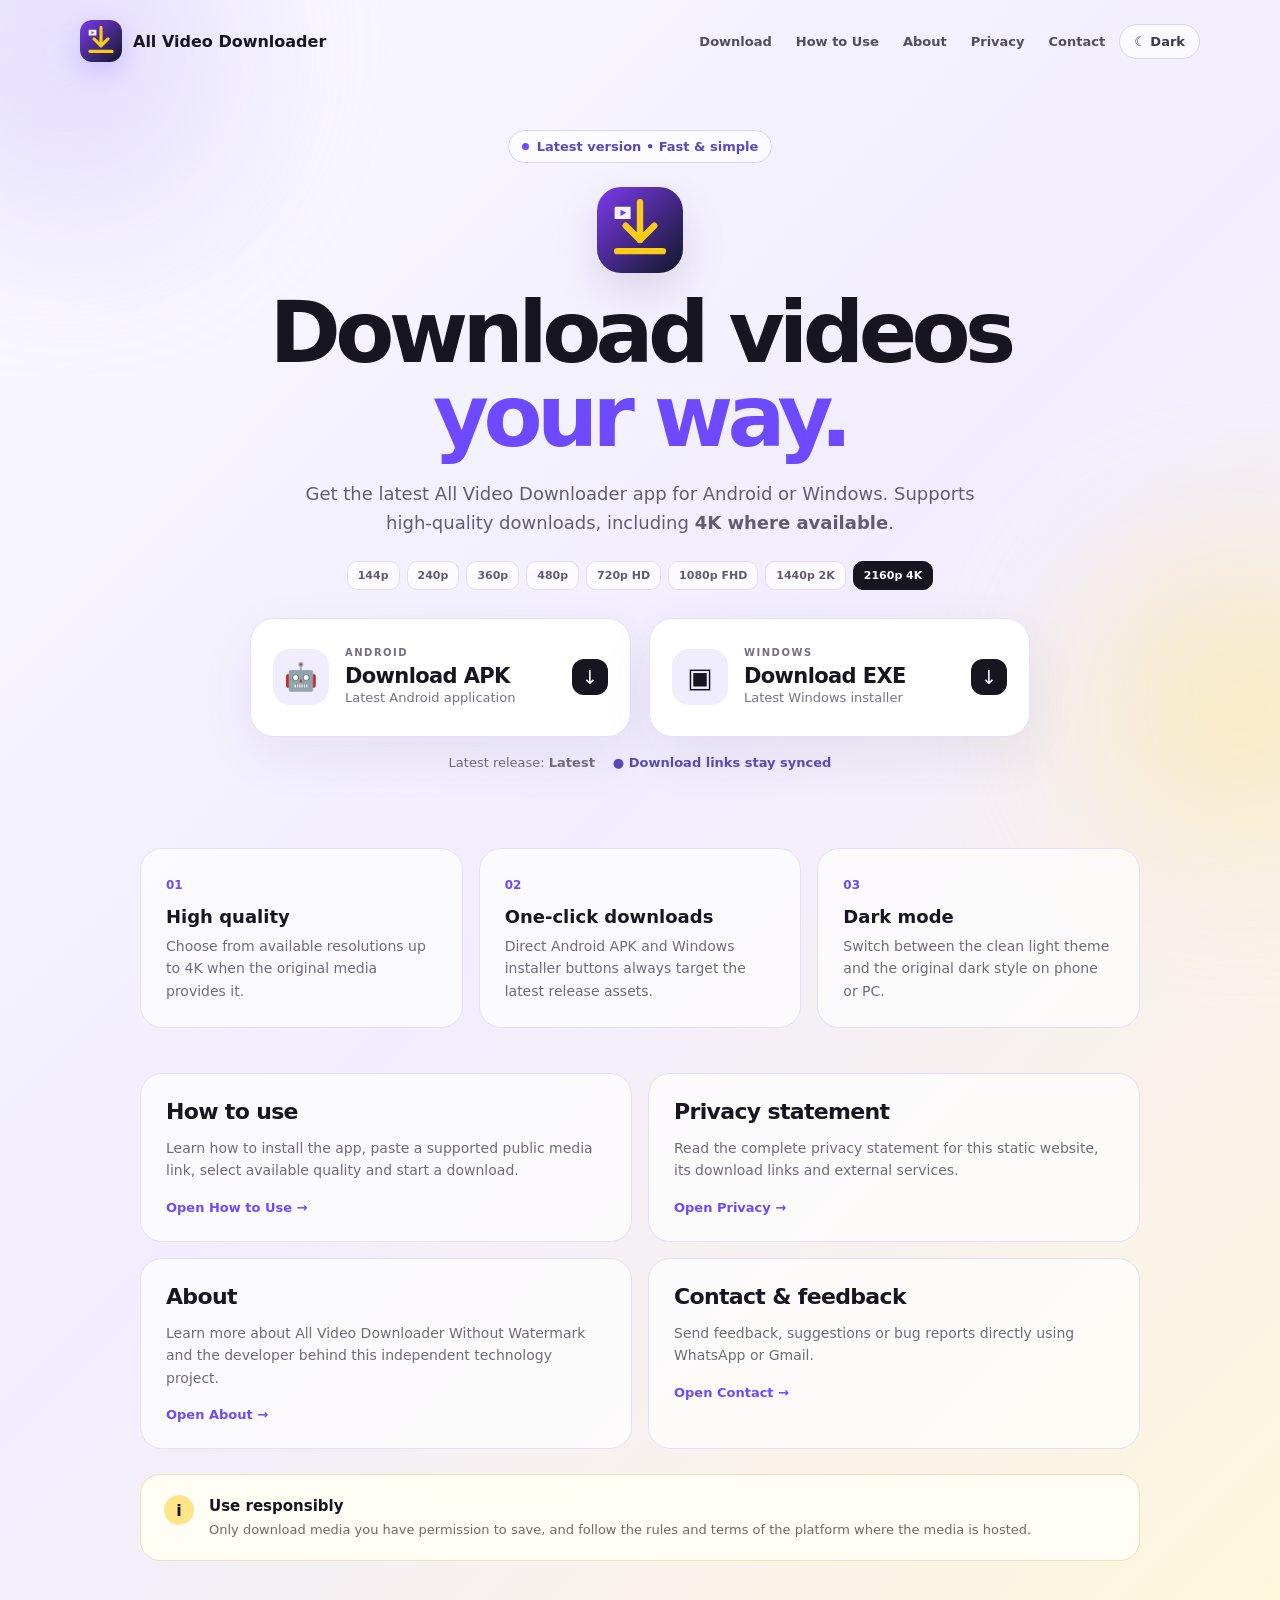
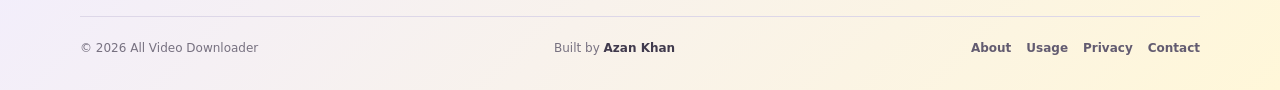
<file: index.html>
<!doctype html>
<html lang="en"><head><meta charset="utf-8"><meta name="viewport" content="width=device-width, initial-scale=1"><meta name="theme-color" content="#09090f"><meta name="description" content="All Video Downloader Without Watermark — official Android APK and Windows installer."><meta name="author" content="Azan Khan"><title>All Video Downloader Without Watermark — Official</title><link rel="icon" type="image/svg+xml" href="static/icon.svg?v=20260910"><link rel="shortcut icon" type="image/svg+xml" href="static/icon.svg?v=20260910"><link rel="apple-touch-icon" href="static/icon.svg?v=20260910"><link rel="stylesheet" href="style.css"></head><body><div class="glow glow-one"></div><div class="glow glow-two"></div><header class="nav"><a class="brand" href="index.html"><img class="brand-logo" src="static/icon.svg?v=20260910" alt="All Video Downloader logo"><span>All Video Downloader</span></a><nav><a href="#download">Download</a><a href="how-to-use.html">How to Use</a><a href="about.html">About</a><a href="privacy.html">Privacy</a><a href="contact.html">Contact</a><button class="theme-btn" id="themeBtn" type="button">☾ Dark</button></nav></header><main><section class="hero" id="home"><div class="badge"><span></span> Latest version • Fast &amp; simple</div><div class="hero-logo"><img src="static/icon.svg?v=20260910" alt="All Video Downloader"></div><h1>Download videos<br><strong>your way.</strong></h1><p class="lead">Get the latest All Video Downloader app for Android or Windows. Supports high-quality downloads, including <b>4K where available</b>.</p><div class="quality-row"><span>144p</span><span>240p</span><span>360p</span><span>480p</span><span>720p HD</span><span>1080p FHD</span><span>1440p 2K</span><span class="quality-4k">2160p 4K</span></div><div class="download-grid" id="download"><a class="download-card" href="https://github.com/AzanKhan-pk/All-viideo-downloader-without-watermark/releases/latest/download/All-Video-Downloader.apk"><div class="card-icon">🤖</div><div class="card-copy"><small>ANDROID</small><h2>Download APK</h2><p>Latest Android application</p></div><span class="arrow">↓</span></a><a class="download-card" href="https://github.com/AzanKhan-pk/All-viideo-downloader-without-watermark/releases/latest/download/All-Video-Downloader-Setup.exe"><div class="card-icon">▣</div><div class="card-copy"><small>WINDOWS</small><h2>Download EXE</h2><p>Latest Windows installer</p></div><span class="arrow">↓</span></a></div><div class="release-row"><span>Latest release: <strong id="version">Checking…</strong></span><span class="sync">● Download links stay synced</span></div></section><section class="features"><article><b>01</b><h3>High quality</h3><p>Choose from available resolutions up to 4K when the original media provides it.</p></article><article><b>02</b><h3>One-click downloads</h3><p>Direct Android APK and Windows installer buttons always target the latest release assets.</p></article><article><b>03</b><h3>Dark mode</h3><p>Switch between the clean light theme and the original dark style on phone or PC.</p></article></section><section class="info-grid"><article><h2>How to use</h2><p>Learn how to install the app, paste a supported public media link, select available quality and start a download.</p><a class="page-link" href="how-to-use.html">Open How to Use →</a></article><article><h2>Privacy statement</h2><p>Read the complete privacy statement for this static website, its download links and external services.</p><a class="page-link" href="privacy.html">Open Privacy →</a></article><article><h2>About</h2><p>Learn more about All Video Downloader Without Watermark and the developer behind this independent technology project.</p><a class="page-link" href="about.html">Open About →</a></article><article><h2>Contact &amp; feedback</h2><p>Send feedback, suggestions or bug reports directly using WhatsApp or Gmail.</p><a class="page-link" href="contact.html">Open Contact →</a></article></section><section class="notice"><div class="notice-icon">i</div><div><h3>Use responsibly</h3><p>Only download media you have permission to save, and follow the rules and terms of the platform where the media is hosted.</p></div></section></main><footer><span>© 2026 All Video Downloader</span><span>Built by <strong>Azan Khan</strong></span><nav><a href="about.html">About</a><a href="how-to-use.html">Usage</a><a href="privacy.html">Privacy</a><a href="contact.html">Contact</a></nav></footer><script>fetch('https://api.github.com/repos/AzanKhan-pk/All-viideo-downloader-without-watermark/releases/latest').then(r=>r.ok?r.json():Promise.reject()).then(d=>document.getElementById('version').textContent=d.tag_name||'Latest').catch(()=>document.getElementById('version').textContent='Latest');const btn=document.getElementById('themeBtn');if(localStorage.getItem('avd-theme')==='dark')document.body.classList.add('dark');function theme(){btn.textContent=document.body.classList.contains('dark')?'☀ Light':'☾ Dark'}theme();btn.onclick=()=>{document.body.classList.toggle('dark');localStorage.setItem('avd-theme',document.body.classList.contains('dark')?'dark':'light');theme()};</script></body></html>
</file>
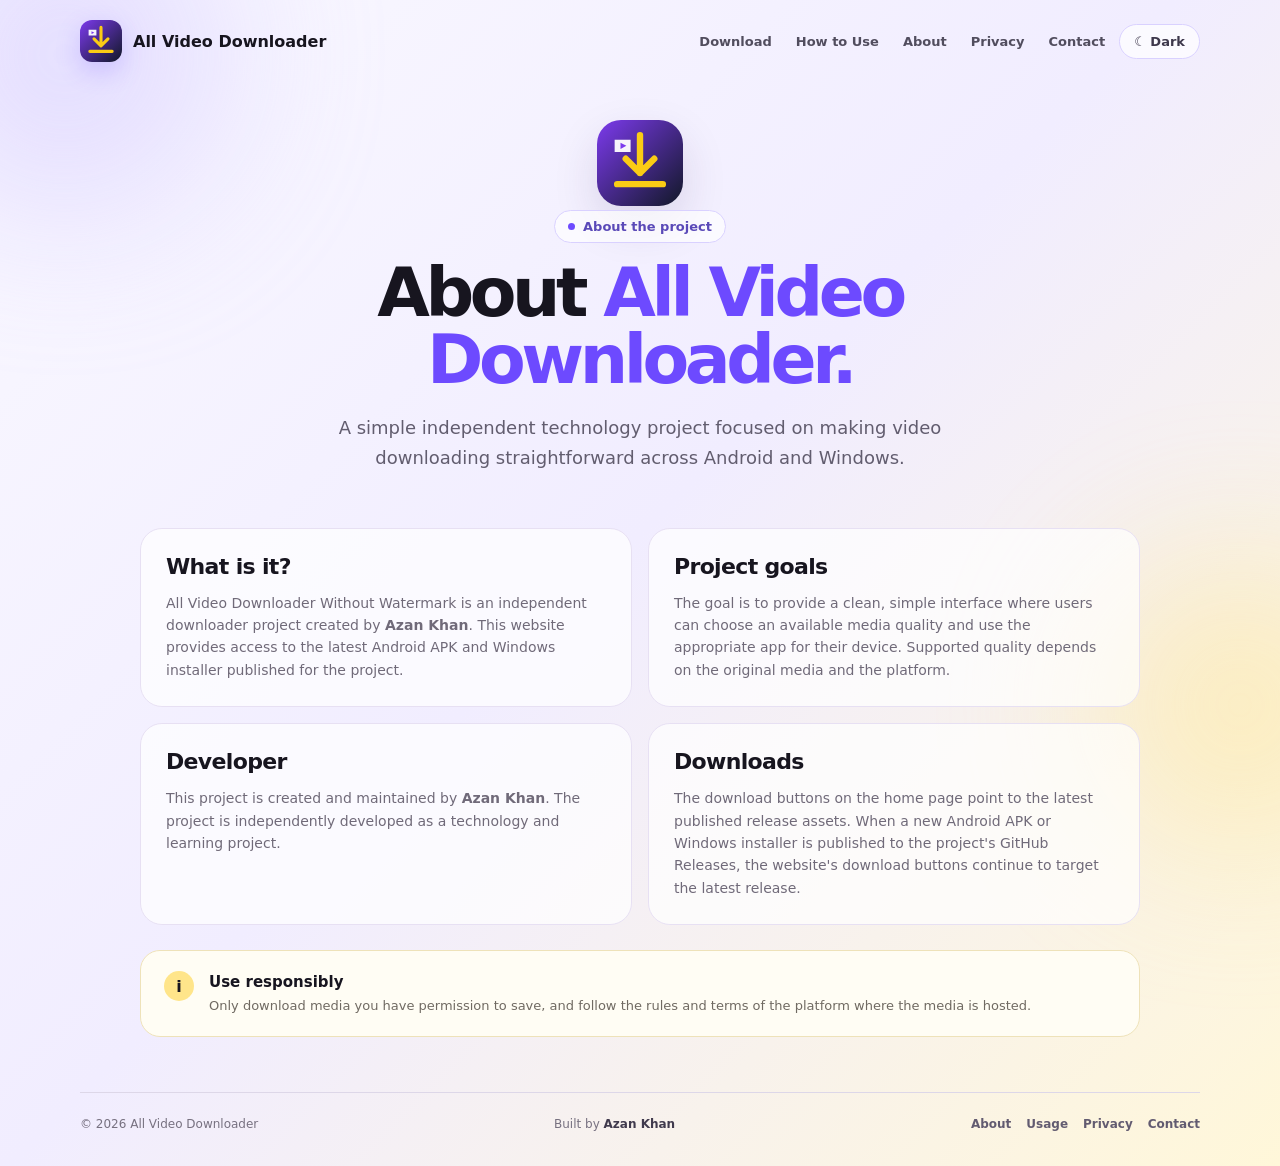
<file: about.html>
<!doctype html>
<html lang="en"><head><meta charset="utf-8"><meta name="viewport" content="width=device-width, initial-scale=1"><meta name="theme-color" content="#09090f"><meta name="description" content="About All Video Downloader Without Watermark."><meta name="author" content="Azan Khan"><title>About — All Video Downloader</title><link rel="icon" href="static/icon.svg" type="image/svg+xml"><link rel="apple-touch-icon" href="static/icon.svg"><link rel="stylesheet" href="style.css"></head><body><div class="glow glow-one"></div><div class="glow glow-two"></div><header class="nav"><a class="brand" href="index.html"><img class="brand-logo" src="static/icon.svg" alt="All Video Downloader logo"><span>All Video Downloader</span></a><nav><a href="index.html#download">Download</a><a href="how-to-use.html">How to Use</a><a href="about.html">About</a><a href="privacy.html">Privacy</a><a href="contact.html">Contact</a><button class="theme-btn" id="themeBtn" type="button">☾ Dark</button></nav></header><main><section class="page-hero"><div class="hero-logo"><img src="static/icon.svg" alt="All Video Downloader"></div><div class="badge"><span></span> About the project</div><h1>About <strong>All Video Downloader.</strong></h1><p class="lead">A simple independent technology project focused on making video downloading straightforward across Android and Windows.</p></section><section class="page-content"><article><h2>What is it?</h2><p>All Video Downloader Without Watermark is an independent downloader project created by <strong>Azan Khan</strong>. This website provides access to the latest Android APK and Windows installer published for the project.</p></article><article><h2>Project goals</h2><p>The goal is to provide a clean, simple interface where users can choose an available media quality and use the appropriate app for their device. Supported quality depends on the original media and the platform.</p></article><article><h2>Developer</h2><p>This project is created and maintained by <strong>Azan Khan</strong>. The project is independently developed as a technology and learning project.</p></article><article><h2>Downloads</h2><p>The download buttons on the home page point to the latest published release assets. When a new Android APK or Windows installer is published to the project's GitHub Releases, the website's download buttons continue to target the latest release.</p></article></section><section class="notice"><div class="notice-icon">i</div><div><h3>Use responsibly</h3><p>Only download media you have permission to save, and follow the rules and terms of the platform where the media is hosted.</p></div></section></main><footer><span>© 2026 All Video Downloader</span><span>Built by <strong>Azan Khan</strong></span><nav><a href="about.html">About</a><a href="how-to-use.html">Usage</a><a href="privacy.html">Privacy</a><a href="contact.html">Contact</a></nav></footer><script>const btn=document.getElementById('themeBtn');if(localStorage.getItem('avd-theme')==='dark')document.body.classList.add('dark');function theme(){btn.textContent=document.body.classList.contains('dark')?'☀ Light':'☾ Dark'}theme();btn.onclick=()=>{document.body.classList.toggle('dark');localStorage.setItem('avd-theme',document.body.classList.contains('dark')?'dark':'light');theme()};</script></body></html>
</file>
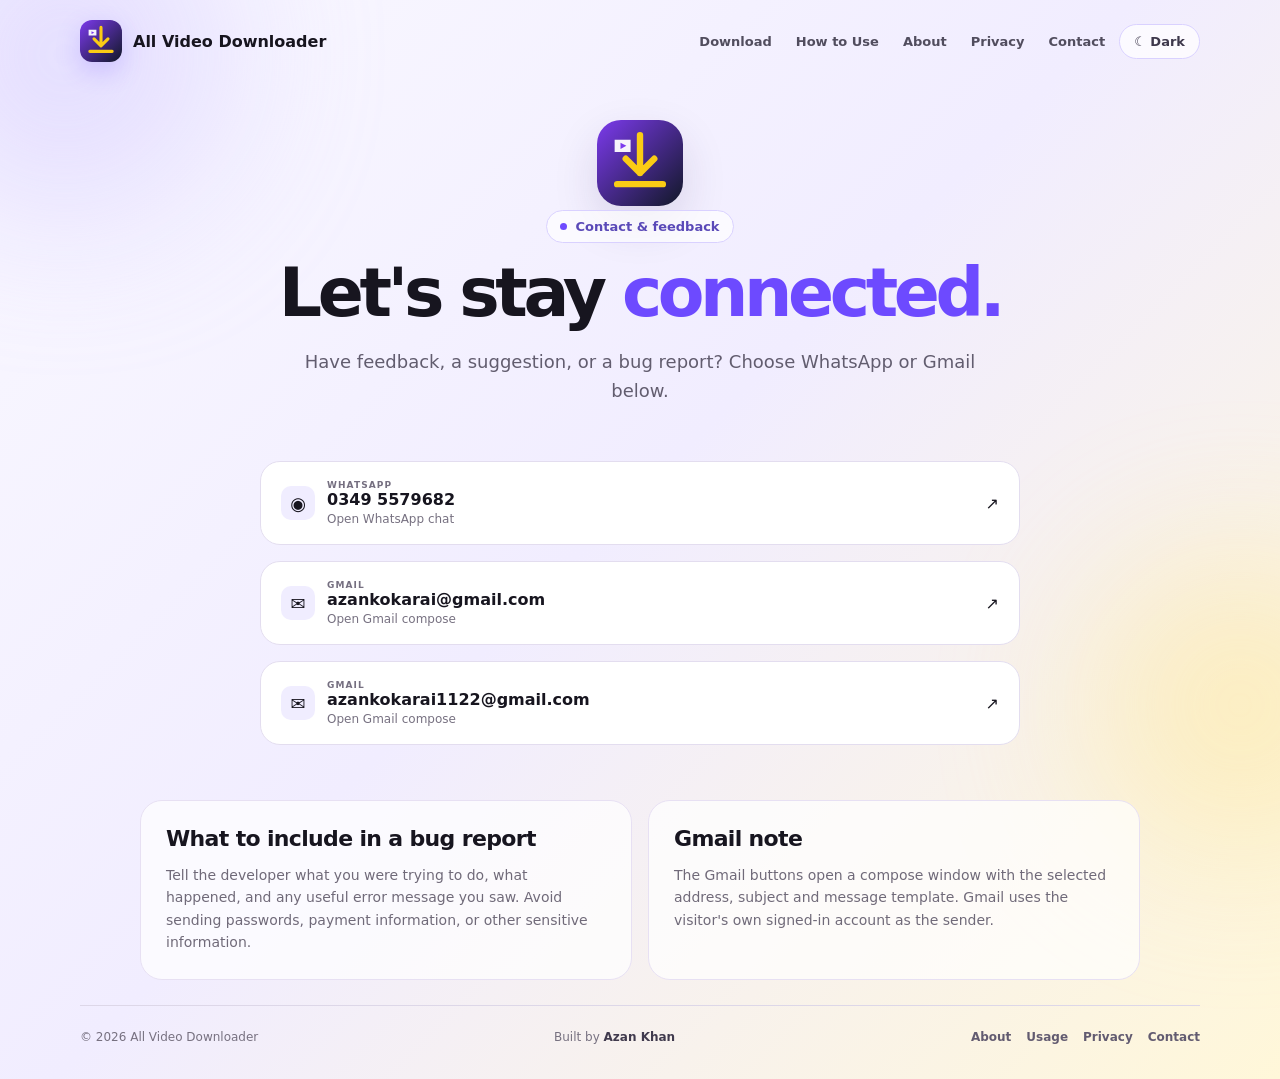
<file: contact.html>
<!doctype html>
<html lang="en"><head><meta charset="utf-8"><meta name="viewport" content="width=device-width, initial-scale=1"><meta name="theme-color" content="#09090f"><meta name="description" content="Contact Azan Khan about All Video Downloader."><meta name="author" content="Azan Khan"><title>Contact — All Video Downloader</title><link rel="icon" href="static/icon.svg" type="image/svg+xml"><link rel="apple-touch-icon" href="static/icon.svg"><link rel="stylesheet" href="style.css"></head><body><div class="glow glow-one"></div><div class="glow glow-two"></div><header class="nav"><a class="brand" href="index.html"><img class="brand-logo" src="static/icon.svg" alt="All Video Downloader logo"><span>All Video Downloader</span></a><nav><a href="index.html#download">Download</a><a href="how-to-use.html">How to Use</a><a href="about.html">About</a><a href="privacy.html">Privacy</a><a href="contact.html">Contact</a><button class="theme-btn" id="themeBtn" type="button">☾ Dark</button></nav></header><main><section class="page-hero"><div class="hero-logo"><img src="static/icon.svg" alt="All Video Downloader"></div><div class="badge"><span></span> Contact &amp; feedback</div><h1>Let's stay <strong>connected.</strong></h1><p class="lead">Have feedback, a suggestion, or a bug report? Choose WhatsApp or Gmail below.</p></section><section class="contact-page-grid"><a class="contact-card whatsapp contact-large" href="https://wa.me/923495579682?text=Hello%20Azan%2C%20I%20have%20feedback%20about%20All%20Video%20Downloader." target="_blank" rel="noopener"><span class="contact-icon">◉</span><span><small>WHATSAPP</small><strong>0349 5579682</strong><em>Open WhatsApp chat</em></span><span>↗</span></a><a class="contact-card contact-large" href="https://mail.google.com/mail/?view=cm&amp;fs=1&amp;to=azankokarai%40gmail.com&amp;su=All%20Video%20Downloader%20Feedback&amp;body=Hello%20Azan%2C%0A%0AMy%20feedback%3A%0A%0A" target="_blank" rel="noopener"><span class="contact-icon">✉</span><span><small>GMAIL</small><strong>azankokarai@gmail.com</strong><em>Open Gmail compose</em></span><span>↗</span></a><a class="contact-card contact-large" href="https://mail.google.com/mail/?view=cm&amp;fs=1&amp;to=azankokarai1122%40gmail.com&amp;su=All%20Video%20Downloader%20Feedback&amp;body=Hello%20Azan%2C%0A%0AMy%20feedback%3A%0A%0A" target="_blank" rel="noopener"><span class="contact-icon">✉</span><span><small>GMAIL</small><strong>azankokarai1122@gmail.com</strong><em>Open Gmail compose</em></span><span>↗</span></a></section><section class="page-content"><article><h2>What to include in a bug report</h2><p>Tell the developer what you were trying to do, what happened, and any useful error message you saw. Avoid sending passwords, payment information, or other sensitive information.</p></article><article><h2>Gmail note</h2><p>The Gmail buttons open a compose window with the selected address, subject and message template. Gmail uses the visitor's own signed-in account as the sender.</p></article></section></main><footer><span>© 2026 All Video Downloader</span><span>Built by <strong>Azan Khan</strong></span><nav><a href="about.html">About</a><a href="how-to-use.html">Usage</a><a href="privacy.html">Privacy</a><a href="contact.html">Contact</a></nav></footer><script>const btn=document.getElementById('themeBtn');if(localStorage.getItem('avd-theme')==='dark')document.body.classList.add('dark');function theme(){btn.textContent=document.body.classList.contains('dark')?'☀ Light':'☾ Dark'}theme();btn.onclick=()=>{document.body.classList.toggle('dark');localStorage.setItem('avd-theme',document.body.classList.contains('dark')?'dark':'light');theme()};</script></body></html>
</file>
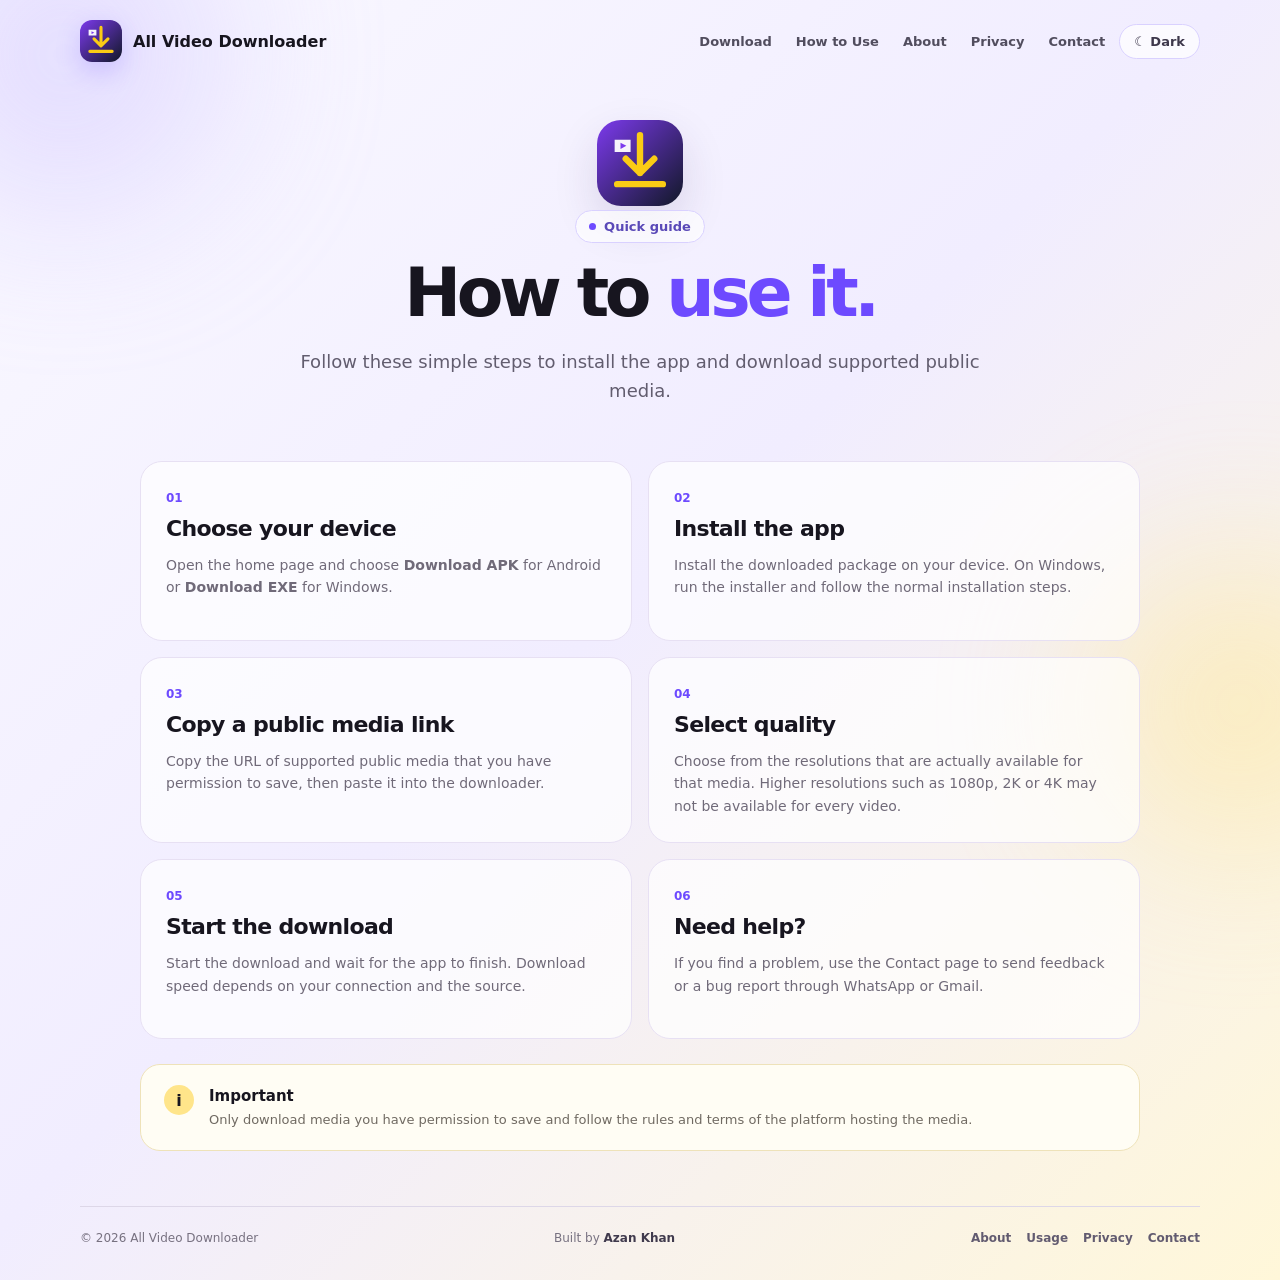
<file: how-to-use.html>
<!doctype html>
<html lang="en"><head><meta charset="utf-8"><meta name="viewport" content="width=device-width, initial-scale=1"><meta name="theme-color" content="#09090f"><meta name="description" content="How to use All Video Downloader Without Watermark."><meta name="author" content="Azan Khan"><title>How to Use — All Video Downloader</title><link rel="icon" href="static/icon.svg" type="image/svg+xml"><link rel="apple-touch-icon" href="static/icon.svg"><link rel="stylesheet" href="style.css"></head><body><div class="glow glow-one"></div><div class="glow glow-two"></div><header class="nav"><a class="brand" href="index.html"><img class="brand-logo" src="static/icon.svg" alt="All Video Downloader logo"><span>All Video Downloader</span></a><nav><a href="index.html#download">Download</a><a href="how-to-use.html">How to Use</a><a href="about.html">About</a><a href="privacy.html">Privacy</a><a href="contact.html">Contact</a><button class="theme-btn" id="themeBtn" type="button">☾ Dark</button></nav></header><main><section class="page-hero"><div class="hero-logo"><img src="static/icon.svg" alt="All Video Downloader"></div><div class="badge"><span></span> Quick guide</div><h1>How to <strong>use it.</strong></h1><p class="lead">Follow these simple steps to install the app and download supported public media.</p></section><section class="steps"><article><b>01</b><h2>Choose your device</h2><p>Open the home page and choose <strong>Download APK</strong> for Android or <strong>Download EXE</strong> for Windows.</p></article><article><b>02</b><h2>Install the app</h2><p>Install the downloaded package on your device. On Windows, run the installer and follow the normal installation steps.</p></article><article><b>03</b><h2>Copy a public media link</h2><p>Copy the URL of supported public media that you have permission to save, then paste it into the downloader.</p></article><article><b>04</b><h2>Select quality</h2><p>Choose from the resolutions that are actually available for that media. Higher resolutions such as 1080p, 2K or 4K may not be available for every video.</p></article><article><b>05</b><h2>Start the download</h2><p>Start the download and wait for the app to finish. Download speed depends on your connection and the source.</p></article><article><b>06</b><h2>Need help?</h2><p>If you find a problem, use the Contact page to send feedback or a bug report through WhatsApp or Gmail.</p></article></section><section class="notice"><div class="notice-icon">i</div><div><h3>Important</h3><p>Only download media you have permission to save and follow the rules and terms of the platform hosting the media.</p></div></section></main><footer><span>© 2026 All Video Downloader</span><span>Built by <strong>Azan Khan</strong></span><nav><a href="about.html">About</a><a href="how-to-use.html">Usage</a><a href="privacy.html">Privacy</a><a href="contact.html">Contact</a></nav></footer><script>const btn=document.getElementById('themeBtn');if(localStorage.getItem('avd-theme')==='dark')document.body.classList.add('dark');function theme(){btn.textContent=document.body.classList.contains('dark')?'☀ Light':'☾ Dark'}theme();btn.onclick=()=>{document.body.classList.toggle('dark');localStorage.setItem('avd-theme',document.body.classList.contains('dark')?'dark':'light');theme()};</script></body></html>
</file>
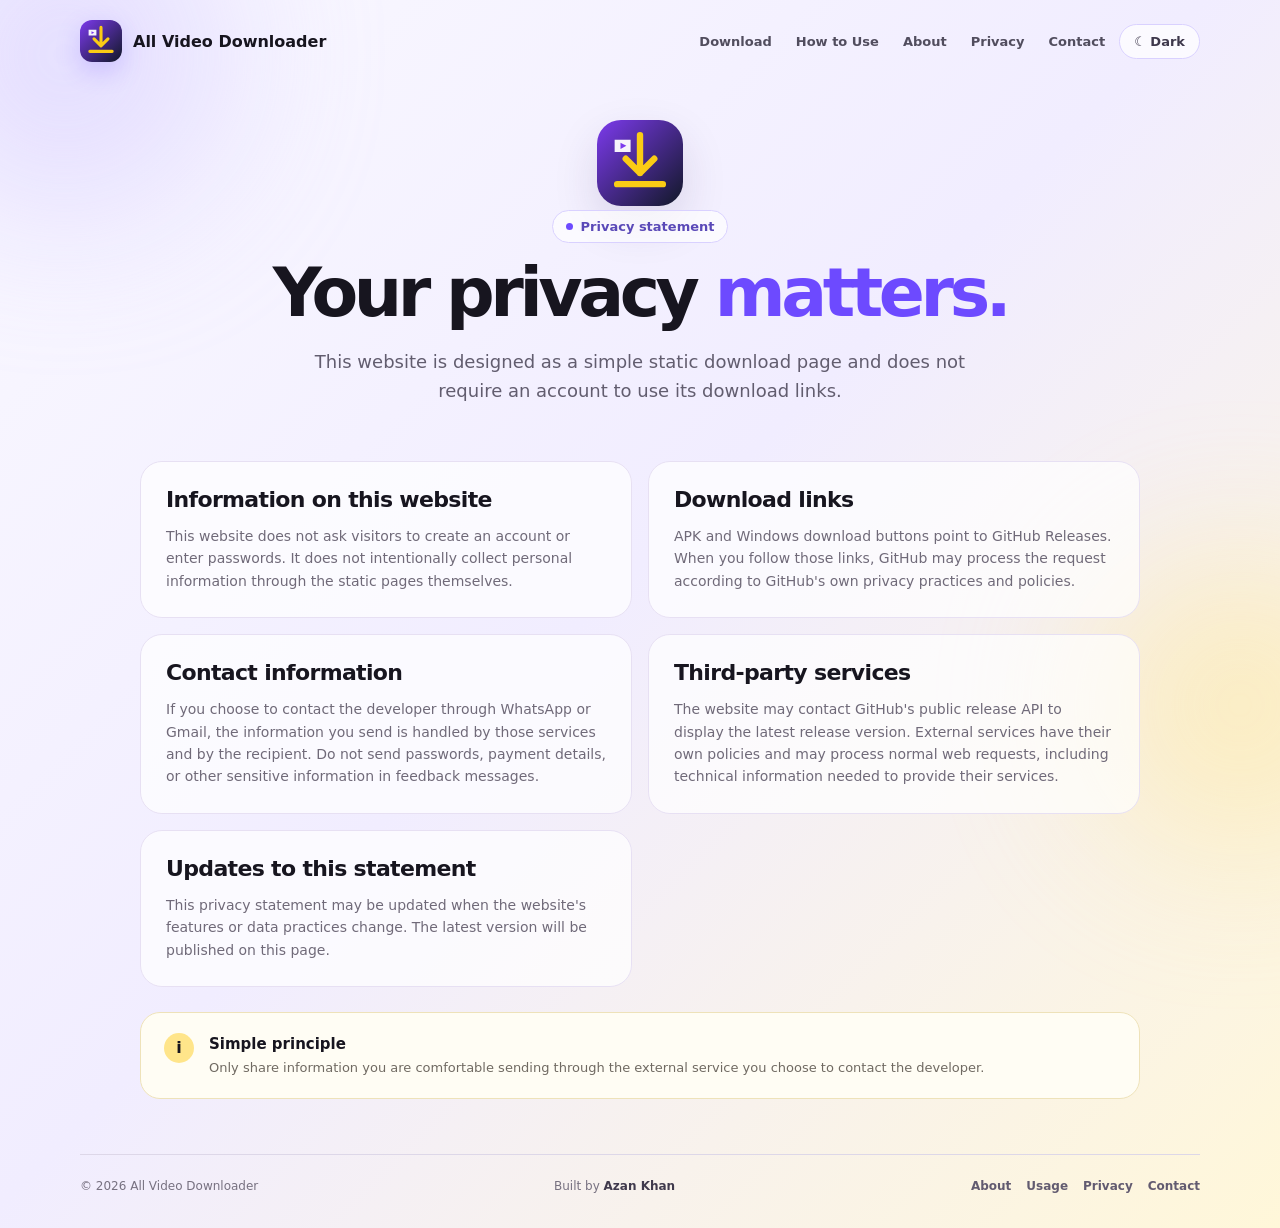
<file: privacy.html>
<!doctype html>
<html lang="en"><head><meta charset="utf-8"><meta name="viewport" content="width=device-width, initial-scale=1"><meta name="theme-color" content="#09090f"><meta name="description" content="Privacy statement for All Video Downloader Without Watermark."><meta name="author" content="Azan Khan"><title>Privacy — All Video Downloader</title><link rel="icon" href="static/icon.svg" type="image/svg+xml"><link rel="apple-touch-icon" href="static/icon.svg"><link rel="stylesheet" href="style.css"></head><body><div class="glow glow-one"></div><div class="glow glow-two"></div><header class="nav"><a class="brand" href="index.html"><img class="brand-logo" src="static/icon.svg" alt="All Video Downloader logo"><span>All Video Downloader</span></a><nav><a href="index.html#download">Download</a><a href="how-to-use.html">How to Use</a><a href="about.html">About</a><a href="privacy.html">Privacy</a><a href="contact.html">Contact</a><button class="theme-btn" id="themeBtn" type="button">☾ Dark</button></nav></header><main><section class="page-hero"><div class="hero-logo"><img src="static/icon.svg" alt="All Video Downloader"></div><div class="badge"><span></span> Privacy statement</div><h1>Your privacy <strong>matters.</strong></h1><p class="lead">This website is designed as a simple static download page and does not require an account to use its download links.</p></section><section class="page-content"><article><h2>Information on this website</h2><p>This website does not ask visitors to create an account or enter passwords. It does not intentionally collect personal information through the static pages themselves.</p></article><article><h2>Download links</h2><p>APK and Windows download buttons point to GitHub Releases. When you follow those links, GitHub may process the request according to GitHub's own privacy practices and policies.</p></article><article><h2>Contact information</h2><p>If you choose to contact the developer through WhatsApp or Gmail, the information you send is handled by those services and by the recipient. Do not send passwords, payment details, or other sensitive information in feedback messages.</p></article><article><h2>Third-party services</h2><p>The website may contact GitHub's public release API to display the latest release version. External services have their own policies and may process normal web requests, including technical information needed to provide their services.</p></article><article><h2>Updates to this statement</h2><p>This privacy statement may be updated when the website's features or data practices change. The latest version will be published on this page.</p></article></section><section class="notice"><div class="notice-icon">i</div><div><h3>Simple principle</h3><p>Only share information you are comfortable sending through the external service you choose to contact the developer.</p></div></section></main><footer><span>© 2026 All Video Downloader</span><span>Built by <strong>Azan Khan</strong></span><nav><a href="about.html">About</a><a href="how-to-use.html">Usage</a><a href="privacy.html">Privacy</a><a href="contact.html">Contact</a></nav></footer><script>const btn=document.getElementById('themeBtn');if(localStorage.getItem('avd-theme')==='dark')document.body.classList.add('dark');function theme(){btn.textContent=document.body.classList.contains('dark')?'☀ Light':'☾ Dark'}theme();btn.onclick=()=>{document.body.classList.toggle('dark');localStorage.setItem('avd-theme',document.body.classList.contains('dark')?'dark':'light');theme()};</script></body></html>
</file>
<file: style.css>
*{box-sizing:border-box}html{scroll-behavior:smooth}body{margin:0;min-height:100vh;font-family:Inter,ui-sans-serif,system-ui,-apple-system,BlinkMacSystemFont,"Segoe UI",sans-serif;color:#17151f;background:linear-gradient(135deg,#faf9ff 0%,#f1edff 48%,#fff7d9 100%);overflow-x:hidden;transition:background .25s,color .25s}a{color:inherit}.glow{position:fixed;border-radius:50%;filter:blur(80px);pointer-events:none;opacity:.42}.glow-one{width:330px;height:330px;background:#c9bcff;top:-110px;left:-100px}.glow-two{width:300px;height:300px;background:#ffe58a;right:-110px;bottom:5%}.nav{width:min(1120px,92%);margin:auto;padding:20px 0;display:flex;align-items:center;justify-content:space-between;position:relative;z-index:2}.brand{display:flex;align-items:center;gap:11px;text-decoration:none;font-weight:850}.brand-logo{width:42px;height:42px;border-radius:12px;box-shadow:0 9px 25px #6d4aff38}.nav nav{display:flex;align-items:center;gap:4px}.nav nav a{color:#514d5e;text-decoration:none;font-weight:650;font-size:13px;padding:9px 10px;border-radius:10px}.nav nav a:hover{background:#ffffffa8;color:#6d4aff}.theme-btn{border:1px solid #d9d1ff;background:#ffffffb8;color:#3e384c;padding:9px 14px;border-radius:999px;font:inherit;font-size:13px;font-weight:750;cursor:pointer}.hero,.page-hero{width:min(960px,92%);margin:48px auto 0;text-align:center;position:relative;z-index:1}.page-hero{margin-top:38px}.badge{display:inline-flex;align-items:center;gap:8px;padding:8px 13px;border:1px solid #d9d1ff;background:#ffffffa8;border-radius:999px;color:#5a49b8;font-size:13px;font-weight:750}.badge span{width:7px;height:7px;border-radius:50%;background:#6d4aff}.hero-logo{margin:24px auto 4px;width:86px;height:86px}.hero-logo img{width:100%;height:100%;border-radius:24px;box-shadow:0 18px 45px #31215c22}.hero h1,.page-hero h1{font-size:clamp(46px,8vw,86px);line-height:.98;letter-spacing:-.065em;margin:17px 0 20px;font-weight:850}.page-hero h1{font-size:clamp(40px,6vw,68px)}.hero h1 strong,.page-hero h1 strong{color:#6d4aff}.lead{max-width:680px;margin:0 auto;color:#625d6f;font-size:18px;line-height:1.65}.quality-row{display:flex;justify-content:center;flex-wrap:wrap;gap:7px;margin:23px auto 0;max-width:760px}.quality-row span,.qualities span{padding:7px 10px;border-radius:10px;background:#ffffffb8;border:1px solid #e3dcf3;color:#625b70;font-size:11px;font-weight:800}.quality-row .quality-4k{background:#17151f;color:#fff;border-color:#17151f}.download-grid{display:grid;grid-template-columns:repeat(2,minmax(0,1fr));gap:18px;max-width:780px;margin:28px auto 18px;text-align:left}.download-card{display:flex;align-items:center;gap:16px;padding:22px;border-radius:24px;background:#fff;border:1px solid #e7e1f5;box-shadow:0 18px 55px #31215c12;text-decoration:none;color:#17151f;transition:.2s}.download-card:hover{transform:translateY(-5px);box-shadow:0 24px 65px #31215c1c;border-color:#cfc3ff}.card-icon{width:56px;height:56px;border-radius:17px;background:#f0edff;display:grid;place-items:center;font-size:27px;flex:none}.card-copy{min-width:0}.card-copy small{color:#746e80;font-size:10px;font-weight:850;letter-spacing:.15em}.card-copy h2{font-size:21px;margin:4px 0 2px;letter-spacing:-.03em}.card-copy p{margin:0 0 9px;color:#777181;font-size:13px}.qualities{display:flex;gap:4px;flex-wrap:wrap}.arrow{margin-left:auto;width:36px;height:36px;border-radius:12px;background:#17151f;color:#fff;display:grid;place-items:center;font-size:19px}.release-row{display:flex;justify-content:center;gap:18px;align-items:center;flex-wrap:wrap;color:#706a7b;font-size:13px}.sync{color:#5a49b8;font-weight:750}.features,.info-grid,.page-content,.steps,.contact-page-grid{width:min(1000px,92%);margin:78px auto 25px;display:grid;grid-template-columns:repeat(3,1fr);gap:16px;position:relative;z-index:1}.features article,.info-grid article,.page-content article,.steps article{padding:25px;background:#ffffffb0;border:1px solid #e7e0f3;border-radius:22px}.features b,.steps b{color:#6d4aff;font-size:12px}.features h3{margin:13px 0 8px;font-size:18px}.features p,.info-grid p,.page-content p,.steps p{margin:0;color:#706a79;font-size:14px;line-height:1.6}.info-grid{grid-template-columns:repeat(2,1fr);margin-top:45px}.info-grid h2,.page-content h2,.steps h2{margin:0 0 13px;font-size:22px;letter-spacing:-.03em}.info-grid p{margin-bottom:15px}.page-link{display:inline-block;color:#6d4aff;text-decoration:none;font-size:13px;font-weight:800}.page-content{grid-template-columns:repeat(2,1fr);margin-top:55px}.page-content article{min-height:150px}.steps{grid-template-columns:repeat(2,1fr);margin-top:55px}.steps h2{margin-top:10px}.steps article{min-height:180px}.contact-grid{display:grid;gap:9px;margin-top:15px}.contact-page-grid{grid-template-columns:1fr;max-width:760px;margin-top:55px}.contact-card{display:flex;align-items:center;gap:12px;padding:12px 14px;border:1px solid #e3ddef;border-radius:14px;background:#fff;text-decoration:none}.contact-card:hover{border-color:#bdaeff;transform:translateY(-1px)}.contact-card span:nth-child(2){display:flex;flex-direction:column;flex:1}.contact-card small{font-size:9px;font-weight:850;letter-spacing:.12em;color:#756f80}.contact-card strong{font-size:13px}.contact-card em{font-style:normal;color:#777181;font-size:12px;margin-top:3px}.contact-icon{width:34px;height:34px;border-radius:10px;background:#f0edff;display:grid;place-items:center;font-size:18px}.contact-large{padding:18px 20px;border-radius:20px}.contact-large strong{font-size:16px}.notice{width:min(1000px,92%);margin:25px auto 55px;padding:20px 23px;display:flex;gap:15px;align-items:flex-start;background:#fffdf4;border:1px solid #eee2b9;border-radius:20px;position:relative;z-index:1}.notice-icon{width:30px;height:30px;border-radius:50%;background:#ffe58a;display:grid;place-items:center;font-weight:900;flex:none}.notice h3{margin:2px 0 5px;font-size:15px}.notice p{margin:0;color:#706a62;font-size:13px;line-height:1.55}footer{width:min(1120px,92%);margin:auto;padding:24px 0 35px;border-top:1px solid #ddd7e8;display:flex;align-items:center;justify-content:space-between;gap:18px;color:#777180;font-size:12px;position:relative;z-index:1}footer strong{color:#403a4d}footer nav{display:flex;gap:15px}footer nav a{color:#625b70;text-decoration:none;font-weight:700}body.dark{color:#f4f1ff;background:linear-gradient(135deg,#090914 0%,#15102b 52%,#201c0d 100%)}body.dark .glow{opacity:.2}body.dark .theme-btn,body.dark .badge,body.dark .quality-row span{background:#171522cc;border-color:#393252;color:#ddd7ef}body.dark .brand{color:#fff}body.dark .hero h1 strong,body.dark .page-hero h1 strong{color:#a78bfa}body.dark .lead,body.dark .release-row,body.dark .features p,body.dark .info-grid p,body.dark .page-content p,body.dark .steps p{color:#b8b1c8}body.dark .quality-row .quality-4k{background:#fff;color:#111;border-color:#fff}body.dark .download-card{background:#171522;border-color:#393252;color:#fff}body.dark .card-icon,body.dark .contact-icon{background:#28213f}body.dark .card-copy p,body.dark .card-copy small,body.dark .contact-card small,body.dark .contact-card em{color:#a9a1bb}body.dark .arrow{background:#fff;color:#111}body.dark .features article,body.dark .info-grid article,body.dark .page-content article,body.dark .steps article,body.dark .contact-card{background:#171522cc;border-color:#393252}body.dark .features b,body.dark .steps b{color:#a78bfa}body.dark .notice{background:#211d0e;border-color:#4a401f}body.dark .notice p{color:#bdb5a2}body.dark footer{border-color:#393252}body.dark footer nav a,body.dark footer{color:#aaa2b9}body.dark footer strong{color:#eee}@media(max-width:850px){.nav nav a{display:none}.download-grid,.features,.info-grid,.page-content,.steps{grid-template-columns:1fr}.hero,.page-hero{margin-top:35px}.lead{font-size:16px}.features,.info-grid,.page-content,.steps{margin-top:55px}}@media(max-width:520px){.nav{padding:15px 0}.brand{font-size:14px}.brand-logo{width:38px;height:38px}.hero-logo{width:70px;height:70px}.download-card{padding:17px}.card-copy h2{font-size:18px}.quality-row{gap:5px}.quality-row span{font-size:10px;padding:5px 7px}footer{align-items:flex-start;flex-direction:column}footer nav{flex-wrap:wrap}}
</file>
